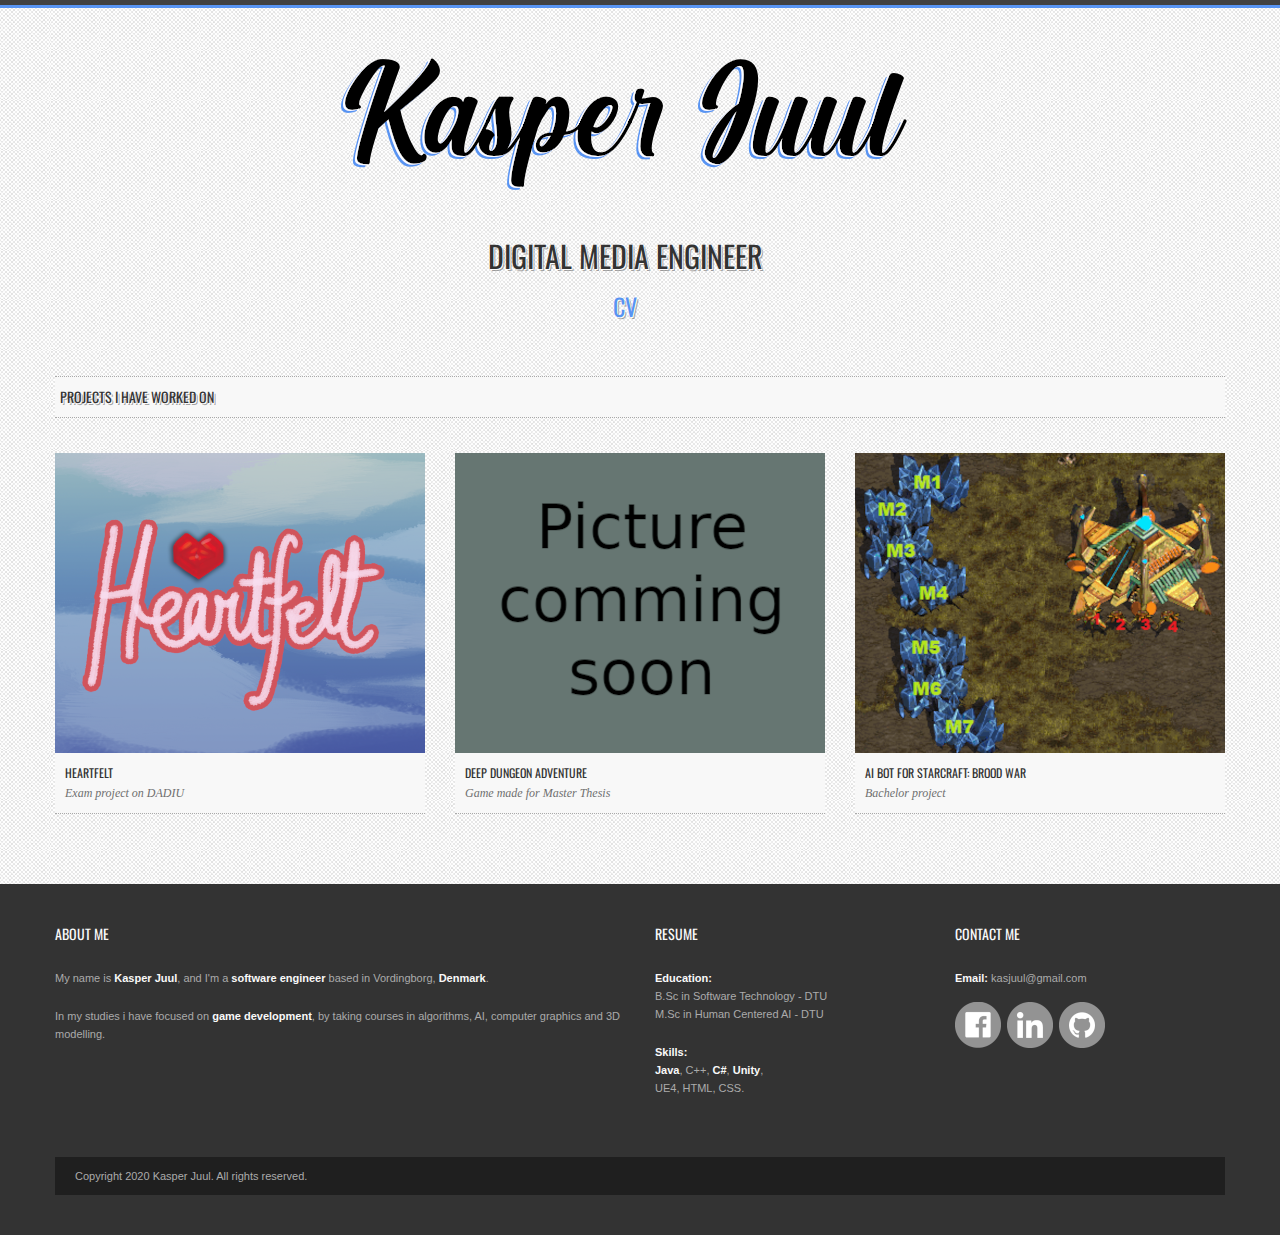
<file: index.htm>
<!DOCTYPE html>
<html xmlns="http://www.w3.org/1999/xhtml">
<head>
<meta http-equiv="Content-Type" content="text/html; charset=UTF-8" />
<title>Kasper Juul</title>
<meta name="viewport" content="width=device-width, initial-scale=1.0">

<!-- CSS
================================================== -->
<link href='http://fonts.googleapis.com/css?family=Oswald' rel='stylesheet' type='text/css'>
<link rel="stylesheet" href="css/bootstrap.css">
<link rel="stylesheet" href="css/bootstrap-responsive.css">
<link rel="stylesheet" href="css/prettyPhoto.css" />
<link rel="stylesheet" href="css/flexslider.css" />
<link rel="stylesheet" href="css/custom-styles.css">

<!--[if lt IE 9]>
    <script src="http://html5shim.googlecode.com/svn/trunk/html5.js"></script>
    <link rel="stylesheet" href="css/style-ie.css"/>
<![endif]--> 

<!-- Favicons
================================================== -->
<link rel="shortcut icon" href="img/favicon_JPp_icon.ico">

<!-- JS
================================================== -->
<script src="http://code.jquery.com/jquery-1.8.3.min.js"></script>
<script src="js/bootstrap.js"></script>
<script src="js/jquery.prettyPhoto.js"></script>
<script src="js/jquery.flexslider.js"></script>
<script src="js/jquery.custom.js"></script>
<script type="text/javascript">
$(document).ready(function () {

    $("#btn-blog-next").click(function () {
      $('#blogCarousel').carousel('next')
    });
     $("#btn-blog-prev").click(function () {
      $('#blogCarousel').carousel('prev')
    });

     $("#btn-client-next").click(function () {
      $('#clientCarousel').carousel('next')
    });
     $("#btn-client-prev").click(function () {
      $('#clientCarousel').carousel('prev')
    });
    
});

 $(window).load(function(){

    $('.flexslider').flexslider({
        animation: "slide",
        slideshow: true,
        start: function(slider){
          $('body').removeClass('loading');
        }
    });  
});

</script>

</head>

<body class="home">
    <!-- Color Bars (above header)-->
	<div class="color-bar-1"></div>
    <div class="color-bar-2 color-bg"></div>
    
    <div class="container">
    
        <div class="row header"><!-- Begin Header -->
            <br>
            <!-- Logo ================================================== -->
            <div style="text-align: center;">
                <img src="img/kasperjuul-logo.png" alt="" />
                <br>
                <h2>Digital Media Engineer</h2>
                <a href="Kasper_Juul-CV-EN.pdf"><h3>CV</h3></a>
            </div>
            
        
        </div><!-- End Header -->
     
    
    
        <div class="row gallery-row"><!-- Begin Gallery Row --> 
        
            <div class="span12">
                <h5 class="title-bg">Projects i have worked on</h5>
            
                <!-- Gallery Thumbnails
                ================================================== -->

                <div class="row clearfix no-margin">
                    <ul class="gallery-post-grid holder">

                        <!-- Gallery Item 1 -->
                        <li  class="span4 gallery-item" data-id="id-1" data-type="illustration">
                            <span class="gallery-hover-3col hidden-phone hidden-tablet">

                            </span>
                            <a href="heartfelt.htm"><img src="img/project covers/heartfelt.png" alt="Heartfelt"></a>
                            <span class="project-details"><a href="heartfelt.htm">Heartfelt</a>Exam project on DADIU</span>
                        </li>

                        <!-- Gallery Item 2 -->
                        <li class="span4 gallery-item" data-id="id-2" data-type="illustration">
                            <span class="gallery-hover-3col hidden-phone hidden-tablet">

                            </span>
                            <a href="master.htm"><img src="img/project covers/comming.png" alt="Gallery"></a>
                            <span class="project-details"><a href="master.htm">Deep Dungeon Adventure</a>Game made for Master Thesis</span>
                        </li>

                        <!-- Gallery Item 3 -->
                        <li class="span4 gallery-item" data-id="id-3" data-type="web">
                            <span class="gallery-hover-3col hidden-phone hidden-tablet">

                            </span>
                            <a href="bachelor.htm"><img src="img/project covers/bachelor.png" alt="Gallery"></a>
                            <span class="project-details"><a href="bachelor.htm">AI bot for Starcraft: Brood War</a>Bachelor project</span>
                        </li>
                   
                    </ul>
                </div>
            </div>
    
        </div><!-- End Gallery Row -->
        
    </div> <!-- End Container -->

    <!-- Footer Area
        ================================================== -->

        <div class="footer-container"><!-- Begin Footer -->
            <div class="container">
                <div class="row footer-row">
                    <div class="span6 footer-col">
                        <h5>About me</h5>
                        <p>My name is <strong>Kasper Juul</strong>, and I'm a <strong>software engineer</strong> based in Vordingborg, <strong>Denmark</strong>.</p>
                        <p>In my studies i have focused on <strong>game development</strong>, by taking courses in algorithms, AI, computer graphics and 3D modelling.</p>
                    </div>
                    <div class="span3 footer-col">
                        <h5>Resume</h5>
                        <p><strong>Education:</strong> <br>
                           B.Sc in Software Technology - DTU <br>
                           M.Sc in Human Centered AI - DTU
                        </p>
                        <p><strong>Skills:</strong> <br>
                            <strong>Java</strong>, C++, <strong>C#</strong>, <strong>Unity</strong>,<br> UE4, HTML, CSS.
                         </p>
                    </div>
                    <div class="span3 footer-col">
                        <h5>Contact me</h5>
                        <p style="margin-bottom: 5px;"><strong>Email: </strong>kasjuul@gmail.com</p>
                        <ul class="social-icons">
                            <li><a href="https://www.facebook.com/kasper.juul.14/" class="social-icon facebook"></a></li>
                            <li><a href="https://www.linkedin.com/in/kaspertheengineer/" class="social-icon linkedin"></a></li>
                            <li><a href="https://github.com/KasperJuul" class="social-icon github"></a></li>
                        </ul>
                    </div>
                </div>
    
                <div class="row"><!-- Begin Sub Footer -->
                    <div class="span12 footer-col footer-sub">
                        <div class="row no-margin">
                            <div class="span6"><span class="left">Copyright 2020 Kasper Juul. All rights reserved.</span></div>
                            
                        </div>
                    </div>
                </div><!-- End Sub Footer -->
    
            </div>
        </div><!-- End Footer -->
        
        <!-- Scroll to Top -->  
        <div id="toTop" class="hidden-phone hidden-tablet">Back to Top</div>
    
</body>
</html>
</file>
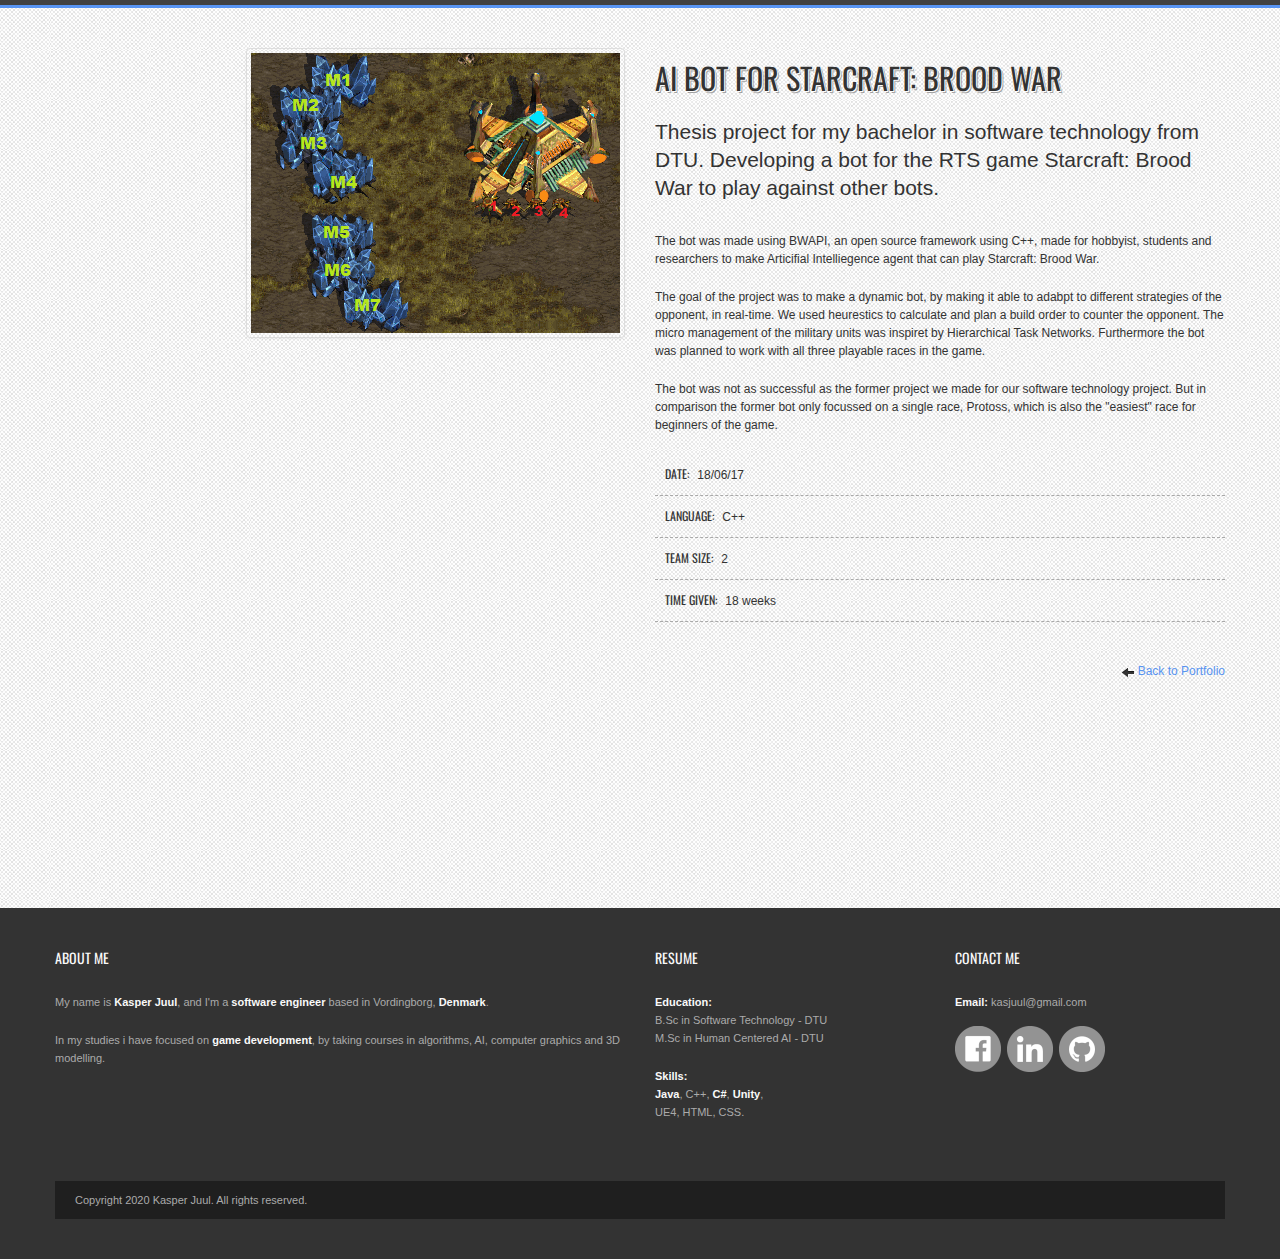
<file: bachelor.htm>
<!DOCTYPE html>
<html xmlns="http://www.w3.org/1999/xhtml">
<head>
<meta http-equiv="Content-Type" content="text/html; charset=UTF-8" />
<title>Kasper Juul - AI Bot</title>
<meta name="viewport" content="width=device-width, initial-scale=1.0">

<!-- CSS
================================================== -->
<link href='http://fonts.googleapis.com/css?family=Oswald' rel='stylesheet' type='text/css'>
<link rel="stylesheet" href="css/bootstrap.css">
<link rel="stylesheet" href="css/bootstrap-responsive.css">
<link rel="stylesheet" href="css/prettyPhoto.css" />
<link rel="stylesheet" href="css/custom-styles.css">

<!--[if lt IE 9]>
    <script src="http://html5shim.googlecode.com/svn/trunk/html5.js"></script>
    <link rel="stylesheet" href="css/style-ie.css"/>
<![endif]--> 

<!-- Favicons
================================================== -->
<link rel="shortcut icon" href="img/favicon_JPp_icon.ico">


<!-- JS
================================================== -->
<script src="http://code.jquery.com/jquery-1.8.3.min.js"></script>
<script src="js/jquery.easing.1.3.js"></script>
<script src="js/bootstrap.js"></script>
<script src="js/jquery.prettyPhoto.js"></script>
<script src="js/jquery.quicksand.js"></script>
<script src="js/jquery.custom.js"></script>

</head>

<body>
	<div class="color-bar-1"></div>
    <div class="color-bar-2 color-bg"></div>
    
    <div class="container main-container">
    
      <div class="row header"><!-- Begin Header -->
        

      </div><!-- End Header -->
     
    <!-- Page Content
    ================================================== --> 
    <div class="row">

        <!-- Gallery Items
        ================================================== --> 
        <div class="span12 gallery-single">

            <div class="row">
                <div class="span6">
                    <img src="img/gallery/bachelor01.png" class="align-right thumbnail" alt="image">
                </div>
                <div class="span6">
                    <h2>AI bot for Starcraft: Brood War</h2>
                    <p class="lead">Thesis project for my bachelor in software technology from DTU. Developing a bot for the RTS game Starcraft: Brood War to play against other bots.</p>
                    <p>The bot was made using BWAPI, an open source framework using C++, made for hobbyist, students and researchers to make Articifial Intelliegence agent that can play Starcraft: Brood War.
                    </p>
                    <p>The goal of the project was to make a dynamic bot, by making it able to adabpt to different strategies of the opponent, in real-time. We used heurestics to calculate and plan a
                        build order to counter the opponent. The micro management of the military units was inspiret by Hierarchical Task Networks. Furthermore the bot was planned to work with all three playable races in the game.
                    </p>
                    <p>The bot was not as successful as the former project we made for our software technology project. But in comparison the former bot only focussed on a single race, Protoss,
                        which is also the "easiest" race for beginners of the game.
                    </p>


                    <ul class="project-info">
                        <li><h6>Date:</h6> 18/06/17</li>
                        <li><h6>Language:</h6> C++</li>
                        <li><h6>Team Size:</h6> 2</li>
                        <li><h6>Time Given:</h6> 18 weeks</li>
                    </ul>

                    <!-- <a class="btn btn-inverse" href="#">Thesis</a> -->
                    <!-- <a class="btn btn-inverse" href="#">Code</a> -->
                    <a href="index.htm" class="pull-right"><i class="icon-arrow-left"></i>Back to Portfolio</a>
                </div>
            </div>

        </div><!-- End gallery-single-->

    </div><!-- End container row -->
    
    </div> <!-- End Container -->

    <!-- Footer Area
        ================================================== -->

        <div class="footer-container"><!-- Begin Footer -->
            <div class="container">
                <div class="row footer-row">
                    <div class="span6 footer-col">
                        <h5>About me</h5>
                        <p>My name is <strong>Kasper Juul</strong>, and I'm a <strong>software engineer</strong> based in Vordingborg, <strong>Denmark</strong>.</p>
                        <p>In my studies i have focused on <strong>game development</strong>, by taking courses in algorithms, AI, computer graphics and 3D modelling.</p>
                    </div>
                    <div class="span3 footer-col">
                        <h5>Resume</h5>
                        <p><strong>Education:</strong> <br>
                           B.Sc in Software Technology - DTU <br>
                           M.Sc in Human Centered AI - DTU
                        </p>
                        <p><strong>Skills:</strong> <br>
                            <strong>Java</strong>, C++, <strong>C#</strong>, <strong>Unity</strong>,<br> UE4, HTML, CSS.
                         </p>
                    </div>
                    <div class="span3 footer-col">
                        <h5>Contact me</h5>
                        <p style="margin-bottom: 5px;"><strong>Email: </strong>kasjuul@gmail.com</p>
                        <ul class="social-icons">
                            <li><a href="https://www.facebook.com/kasper.juul.14/" class="social-icon facebook"></a></li>
                            <li><a href="https://www.linkedin.com/in/kaspertheengineer/" class="social-icon linkedin"></a></li>
                            <li><a href="https://github.com/KasperJuul" class="social-icon github"></a></li>
                        </ul>
                    </div>
                </div>
    
                <div class="row"><!-- Begin Sub Footer -->
                    <div class="span12 footer-col footer-sub">
                        <div class="row no-margin">
                            <div class="span6"><span class="left">Copyright 2020 Kasper Juul. All rights reserved.</span></div>
                            
                        </div>
                    </div>
                </div><!-- End Sub Footer -->
    
            </div>
        </div><!-- End Footer -->
        
        <!-- Scroll to Top -->  
        <div id="toTop" class="hidden-phone hidden-tablet">Back to Top</div>
    
</body>
</html>
</file>
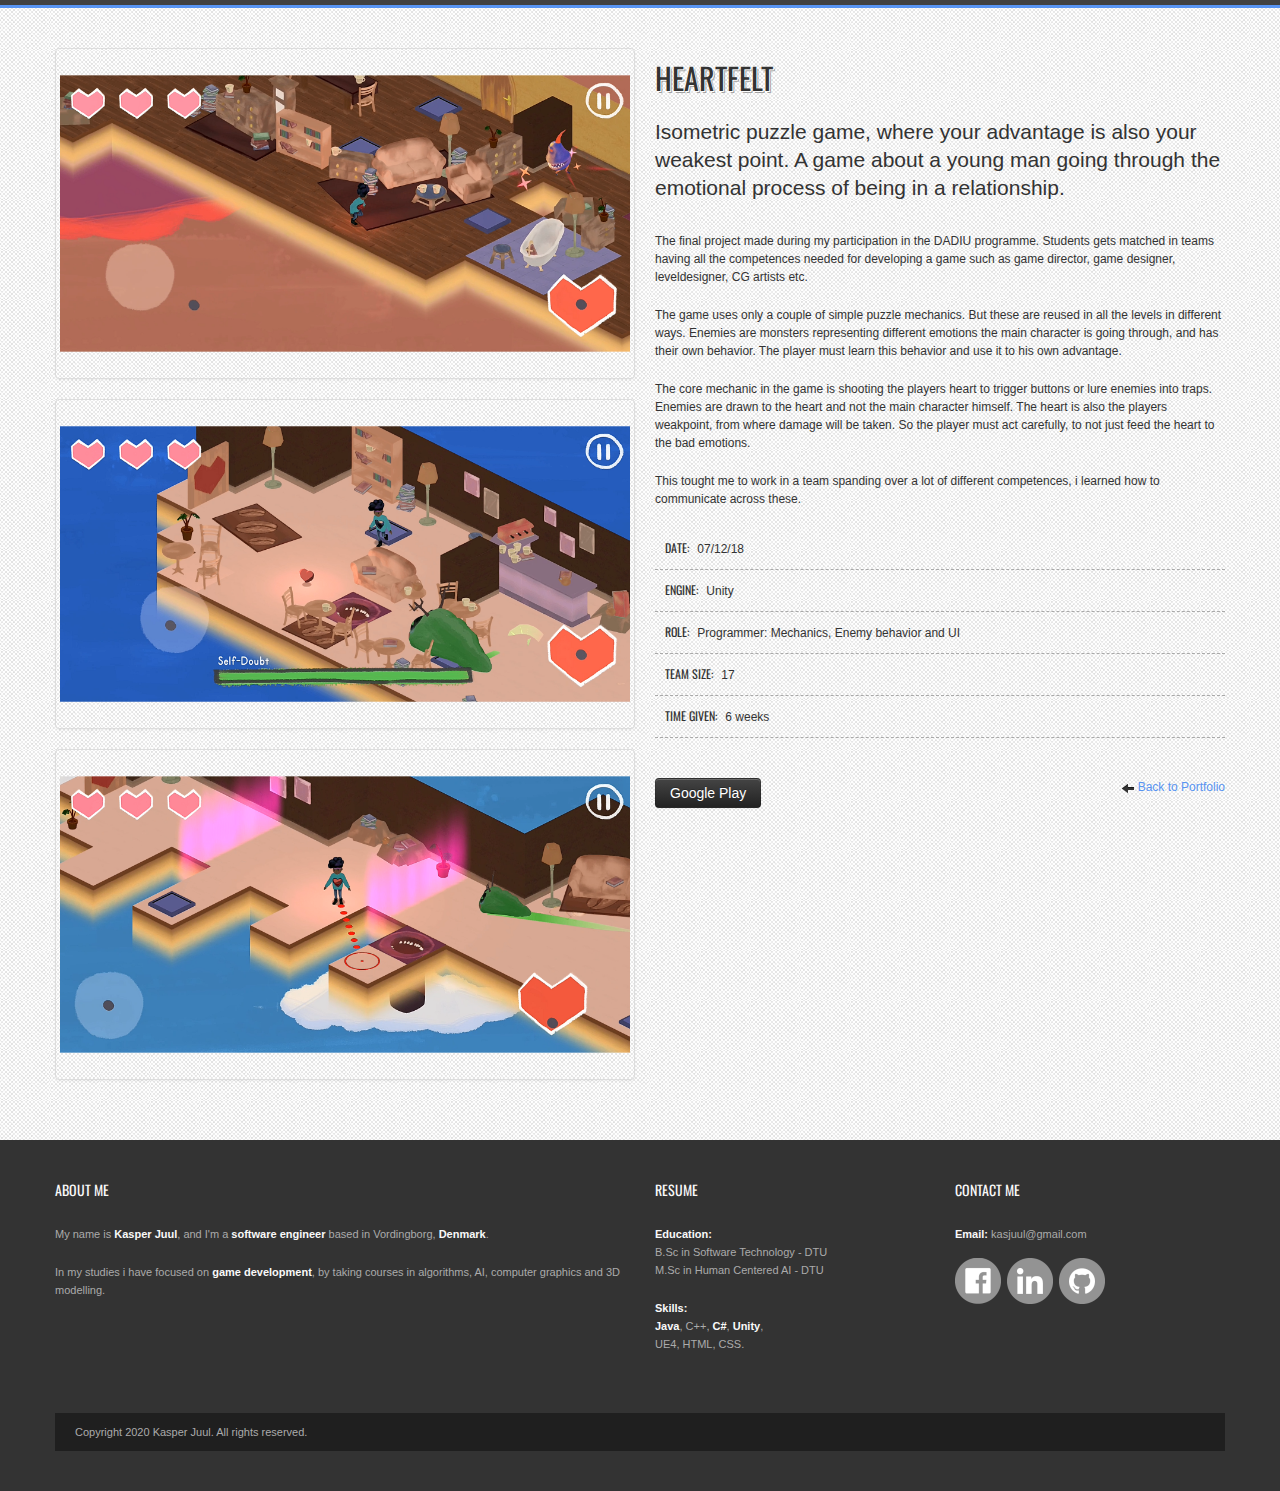
<file: heartfelt.htm>
<!DOCTYPE html>
<html xmlns="http://www.w3.org/1999/xhtml">
<head>
<meta http-equiv="Content-Type" content="text/html; charset=UTF-8" />
<title>Kasper Juul - Heartfelt</title>
<meta name="viewport" content="width=device-width, initial-scale=1.0">

<!-- CSS
================================================== -->
<link href='http://fonts.googleapis.com/css?family=Oswald' rel='stylesheet' type='text/css'>
<link rel="stylesheet" href="css/bootstrap.css">
<link rel="stylesheet" href="css/bootstrap-responsive.css">
<link rel="stylesheet" href="css/prettyPhoto.css" />
<link rel="stylesheet" href="css/custom-styles.css">

<!--[if lt IE 9]>
    <script src="http://html5shim.googlecode.com/svn/trunk/html5.js"></script>
    <link rel="stylesheet" href="css/style-ie.css"/>
<![endif]--> 

<!-- Favicons
================================================== -->
<link rel="shortcut icon" href="img/favicon_JPp_icon.ico">


<!-- JS
================================================== -->
<script src="http://code.jquery.com/jquery-1.8.3.min.js"></script>
<script src="js/jquery.easing.1.3.js"></script>
<script src="js/bootstrap.js"></script>
<script src="js/jquery.prettyPhoto.js"></script>
<script src="js/jquery.quicksand.js"></script>
<script src="js/jquery.custom.js"></script>

</head>

<body>
	<div class="color-bar-1"></div>
    <div class="color-bar-2 color-bg"></div>
    
    <div class="container main-container">
    
      <div class="row header"><!-- Begin Header -->
        

      </div><!-- End Header -->
     
    <!-- Page Content
    ================================================== --> 
    <div class="row">

        <!-- Gallery Items
        ================================================== --> 
        <div class="span12 gallery-single">

            <div class="row">
                <div class="span6">
                    <img src="img/gallery/heartfelt01.png" class="align-left thumbnail" alt="image">
                    <img src="img/gallery/heartfelt02.png" class="align-left thumbnail" alt="image">
                    <img src="img/gallery/heartfelt03.png" class="align-left thumbnail" alt="image">
                </div>
                <div class="span6">
                    <h2>Heartfelt</h2>
                    <p class="lead">Isometric puzzle game, where your advantage is also your weakest point. A game about a young man going through the emotional process of being in a relationship.</p>
                    <p>The final project made during my participation in the DADIU programme. Students gets matched in teams having all the competences needed for developing a game such as
                        game director, game designer, leveldesigner, CG artists etc.
                    </p>
                    <p>The game uses only a couple of simple puzzle mechanics. But these are reused in all the levels in different ways.
                        Enemies are monsters representing different emotions the main character is going through, and has their own behavior. The player must learn this behavior and use it to his own advantage.
                    </p>
                    <p>The core mechanic in the game is shooting the players heart to trigger buttons or lure enemies into traps. Enemies are drawn to the heart and not the main character himself.
                        The heart is also the players weakpoint, from where damage will be taken. So the player must act carefully, to not just feed the heart to the bad emotions.
                    </p>
                    <p>This tought me to work in a team spanding over a lot of different competences, i learned how to communicate across these.</p>

                    <ul class="project-info">
                        <li><h6>Date:</h6> 07/12/18</li>
                        <li><h6>Engine:</h6> Unity</li>
                        <li><h6>Role:</h6> Programmer: Mechanics, Enemy behavior and UI</li>
                        <li><h6>Team Size:</h6> 17</li>
                        <li><h6>Time Given:</h6> 6 weeks</li>
                    </ul>

                    <a class="btn btn-inverse" href="https://play.google.com/store/apps/details?id=dk.dadiu.heartfelt&hl=en">Google Play</a>
                    <a href="index.htm" class="pull-right"><i class="icon-arrow-left"></i>Back to Portfolio</a>
                </div>
            </div>

        </div><!-- End gallery-single-->

    </div><!-- End container row -->
    
    </div> <!-- End Container -->

    <!-- Footer Area
        ================================================== -->

        <div class="footer-container"><!-- Begin Footer -->
            <div class="container">
                <div class="row footer-row">
                    <div class="span6 footer-col">
                        <h5>About me</h5>
                        <p>My name is <strong>Kasper Juul</strong>, and I'm a <strong>software engineer</strong> based in Vordingborg, <strong>Denmark</strong>.</p>
                        <p>In my studies i have focused on <strong>game development</strong>, by taking courses in algorithms, AI, computer graphics and 3D modelling.</p>
                    </div>
                    <div class="span3 footer-col">
                        <h5>Resume</h5>
                        <p><strong>Education:</strong> <br>
                           B.Sc in Software Technology - DTU <br>
                           M.Sc in Human Centered AI - DTU
                        </p>
                        <p><strong>Skills:</strong> <br>
                            <strong>Java</strong>, C++, <strong>C#</strong>, <strong>Unity</strong>,<br> UE4, HTML, CSS.
                         </p>
                    </div>
                    <div class="span3 footer-col">
                        <h5>Contact me</h5>
                        <p style="margin-bottom: 5px;"><strong>Email: </strong>kasjuul@gmail.com</p>
                        <ul class="social-icons">
                            <li><a href="https://www.facebook.com/kasper.juul.14/" class="social-icon facebook"></a></li>
                            <li><a href="https://www.linkedin.com/in/kaspertheengineer/" class="social-icon linkedin"></a></li>
                            <li><a href="https://github.com/KasperJuul" class="social-icon github"></a></li>
                        </ul>
                    </div>
                </div>
    
                <div class="row"><!-- Begin Sub Footer -->
                    <div class="span12 footer-col footer-sub">
                        <div class="row no-margin">
                            <div class="span6"><span class="left">Copyright 2020 Kasper Juul. All rights reserved.</span></div>
                            
                        </div>
                    </div>
                </div><!-- End Sub Footer -->
    
            </div>
        </div><!-- End Footer -->
        
        <!-- Scroll to Top -->  
        <div id="toTop" class="hidden-phone hidden-tablet">Back to Top</div>
    
</body>
</html>
</file>
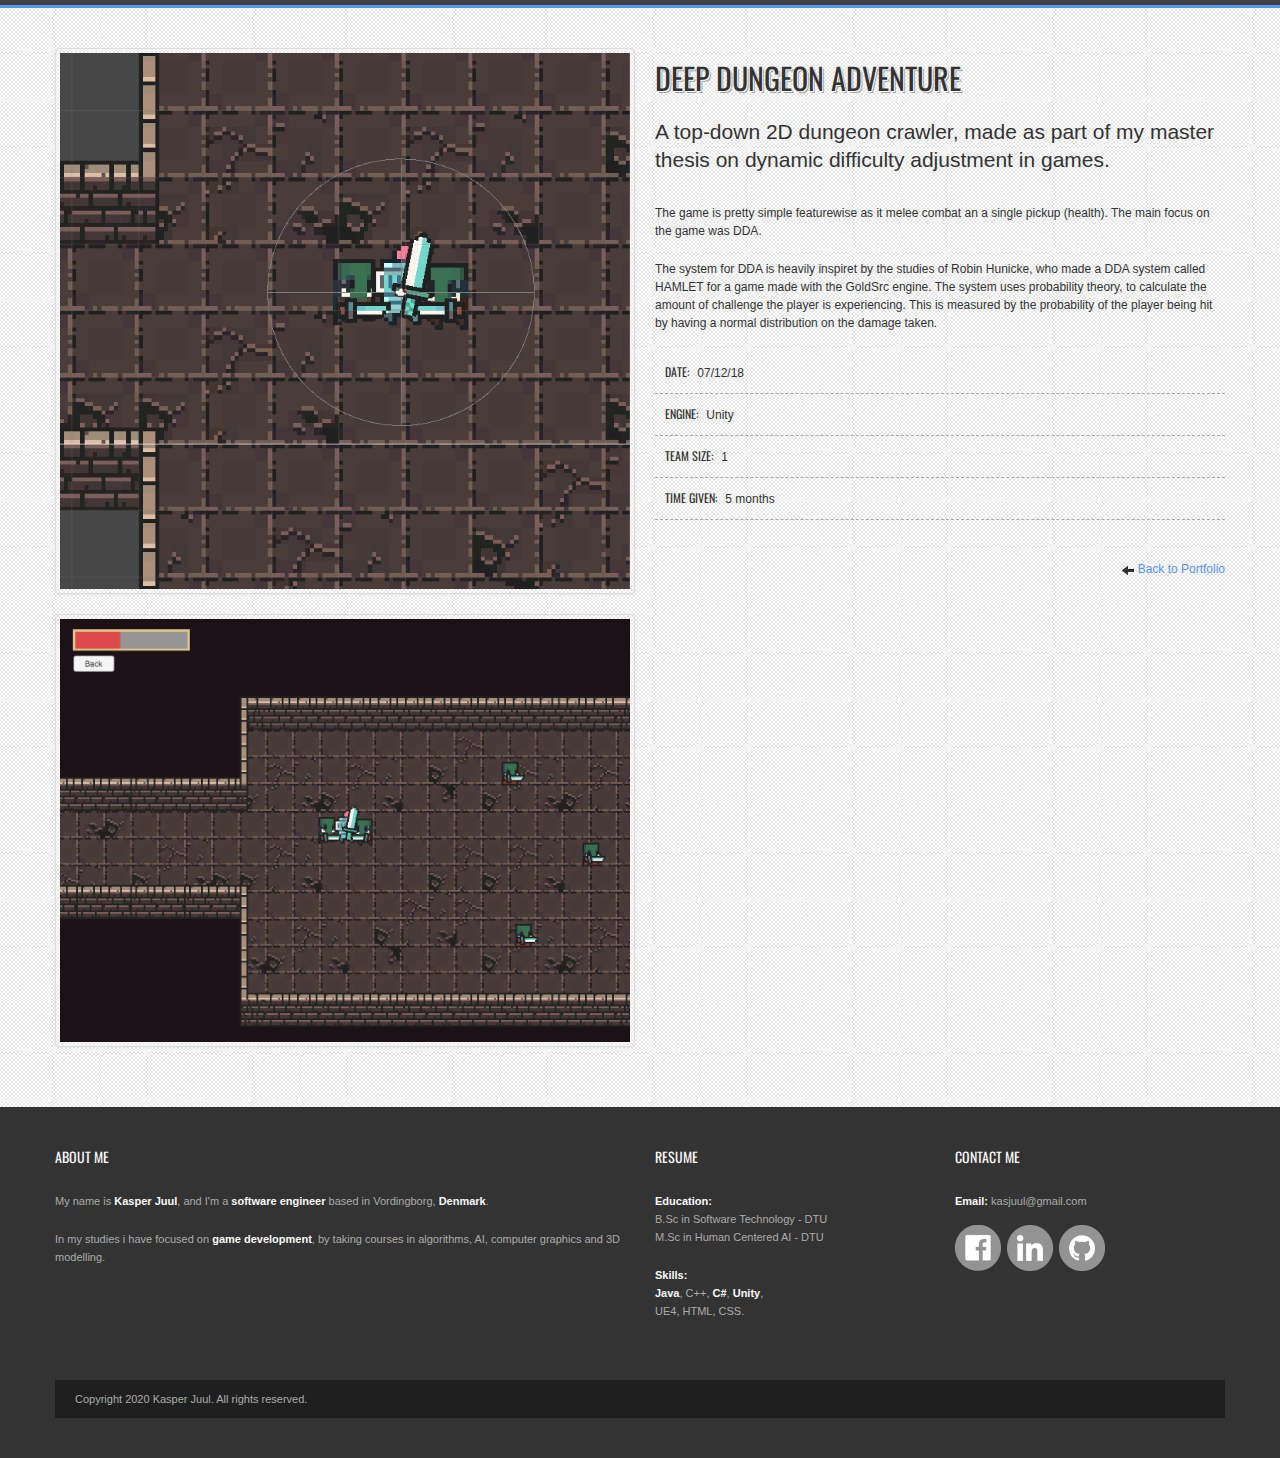
<file: master.htm>
<!DOCTYPE html>
<html xmlns="http://www.w3.org/1999/xhtml">
<head>
<meta http-equiv="Content-Type" content="text/html; charset=UTF-8" />
<title>Kasper Juul - Heartfelt</title>
<meta name="viewport" content="width=device-width, initial-scale=1.0">

<!-- CSS
================================================== -->
<link href='http://fonts.googleapis.com/css?family=Oswald' rel='stylesheet' type='text/css'>
<link rel="stylesheet" href="css/bootstrap.css">
<link rel="stylesheet" href="css/bootstrap-responsive.css">
<link rel="stylesheet" href="css/prettyPhoto.css" />
<link rel="stylesheet" href="css/custom-styles.css">

<!--[if lt IE 9]>
    <script src="http://html5shim.googlecode.com/svn/trunk/html5.js"></script>
    <link rel="stylesheet" href="css/style-ie.css"/>
<![endif]--> 

<!-- Favicons
================================================== -->
<link rel="shortcut icon" href="img/favicon_JPp_icon.ico">


<!-- JS
================================================== -->
<script src="http://code.jquery.com/jquery-1.8.3.min.js"></script>
<script src="js/jquery.easing.1.3.js"></script>
<script src="js/bootstrap.js"></script>
<script src="js/jquery.prettyPhoto.js"></script>
<script src="js/jquery.quicksand.js"></script>
<script src="js/jquery.custom.js"></script>

</head>

<body>
	<div class="color-bar-1"></div>
    <div class="color-bar-2 color-bg"></div>
    
    <div class="container main-container">
    
      <div class="row header"><!-- Begin Header -->
        

      </div><!-- End Header -->
     
    <!-- Page Content
    ================================================== --> 
    <div class="row">

        <!-- Gallery Items
        ================================================== --> 
        <div class="span12 gallery-single">

            <div class="row">
                <div class="span6">
                    <img src="img/gallery/master01.PNG" class="align-left thumbnail" alt="image">
                    <img src="img/gallery/master02.PNG" class="align-left thumbnail" alt="image">
                </div>
                <div class="span6">
                    <h2>Deep Dungeon Adventure</h2>
                    <p class="lead">A top-down 2D dungeon crawler, made as part of my master thesis on dynamic difficulty adjustment in games.</p>
                    <p>The game is pretty simple featurewise as it melee combat an a single pickup (health). The main focus on the game was DDA.
                    </p>
                    <p>The system for DDA is heavily inspiret by the studies of Robin Hunicke, who made a DDA system called HAMLET for a game
                        made with the GoldSrc engine. The system uses probability theory, to calculate the amount of challenge the player is 
                        experiencing. This is measured by the probability of the player being hit by having a normal distribution on the damage taken.
                    </p>

                    <ul class="project-info">
                        <li><h6>Date:</h6> 07/12/18</li>
                        <li><h6>Engine:</h6> Unity</li>
                        <li><h6>Team Size:</h6> 1</li>
                        <li><h6>Time Given:</h6> 5 months</li>
                    </ul>

                    <!-- <a class="btn btn-inverse" href="#">Thesis</a> -->
                    <!-- <a class="btn btn-inverse" href="#">Code</a> -->
                    <a href="index.htm" class="pull-right"><i class="icon-arrow-left"></i>Back to Portfolio</a>
                </div>
            </div>

        </div><!-- End gallery-single-->

    </div><!-- End container row -->
    
    </div> <!-- End Container -->

    <!-- Footer Area
        ================================================== -->

        <div class="footer-container"><!-- Begin Footer -->
            <div class="container">
                <div class="row footer-row">
                    <div class="span6 footer-col">
                        <h5>About me</h5>
                        <p>My name is <strong>Kasper Juul</strong>, and I'm a <strong>software engineer</strong> based in Vordingborg, <strong>Denmark</strong>.</p>
                        <p>In my studies i have focused on <strong>game development</strong>, by taking courses in algorithms, AI, computer graphics and 3D modelling.</p>
                    </div>
                    <div class="span3 footer-col">
                        <h5>Resume</h5>
                        <p><strong>Education:</strong> <br>
                           B.Sc in Software Technology - DTU <br>
                           M.Sc in Human Centered AI - DTU
                        </p>
                        <p><strong>Skills:</strong> <br>
                            <strong>Java</strong>, C++, <strong>C#</strong>, <strong>Unity</strong>,<br> UE4, HTML, CSS.
                         </p>
                    </div>
                    <div class="span3 footer-col">
                        <h5>Contact me</h5>
                        <p style="margin-bottom: 5px;"><strong>Email: </strong>kasjuul@gmail.com</p>
                        <ul class="social-icons">
                            <li><a href="https://www.facebook.com/kasper.juul.14/" class="social-icon facebook"></a></li>
                            <li><a href="https://www.linkedin.com/in/kaspertheengineer/" class="social-icon linkedin"></a></li>
                            <li><a href="https://github.com/KasperJuul" class="social-icon github"></a></li>
                        </ul>
                    </div>
                </div>
    
                <div class="row"><!-- Begin Sub Footer -->
                    <div class="span12 footer-col footer-sub">
                        <div class="row no-margin">
                            <div class="span6"><span class="left">Copyright 2020 Kasper Juul. All rights reserved.</span></div>
                            
                        </div>
                    </div>
                </div><!-- End Sub Footer -->
    
            </div>
        </div><!-- End Footer -->
        
        <!-- Scroll to Top -->  
        <div id="toTop" class="hidden-phone hidden-tablet">Back to Top</div>
    
</body>
</html>
</file>
<file: css/prettyPhoto.css>
/* ------------------------------------------------------------------------
	This you can edit.
------------------------------------------------------------------------- */

	/* ----------------------------------
		Default Theme
	----------------------------------- */

	div.pp_default .pp_top,
	div.pp_default .pp_top .pp_middle,
	div.pp_default .pp_top .pp_left,
	div.pp_default .pp_top .pp_right,
	div.pp_default .pp_bottom,
	div.pp_default .pp_bottom .pp_left,
	div.pp_default .pp_bottom .pp_middle,
	div.pp_default .pp_bottom .pp_right { height: 13px; }
	
	div.pp_default .pp_top .pp_left { background: url(../img/prettyPhoto/default/sprite.png) -78px -93px no-repeat; } /* Top left corner */
	div.pp_default .pp_top .pp_middle { background: url(../img/prettyPhoto/default/sprite_x.png) top left repeat-x; } /* Top pattern/color */
	div.pp_default .pp_top .pp_right { background: url(../img/prettyPhoto/default/sprite.png) -112px -93px no-repeat; } /* Top right corner */
	
	div.pp_default .pp_content .ppt { color: #f8f8f8; }
	div.pp_default .pp_content_container .pp_left { background: url(../img/prettyPhoto/default/sprite_y.png) -7px 0 repeat-y; padding-left: 13px; }
	div.pp_default .pp_content_container .pp_right { background: url(../img/prettyPhoto/default/sprite_y.png) top right repeat-y; padding-right: 13px; }
	div.pp_default .pp_content { background-color: #fff; } /* Content background */
	div.pp_default .pp_next:hover { background: url(../img/prettyPhoto/default/sprite_next.png) center right  no-repeat; cursor: pointer; } /* Next button */
	div.pp_default .pp_previous:hover { background: url(../img/prettyPhoto/default/sprite_prev.png) center left no-repeat; cursor: pointer; } /* Previous button */
	div.pp_default .pp_expand { background: url(../img/prettyPhoto/default/sprite.png) 0 -29px no-repeat; cursor: pointer; width: 28px; height: 28px; } /* Expand button */
	div.pp_default .pp_expand:hover { background: url(../img/prettyPhoto/default/sprite.png) 0 -56px no-repeat; cursor: pointer; } /* Expand button hover */
	div.pp_default .pp_contract { background: url(../img/prettyPhoto/default/sprite.png) 0 -84px no-repeat; cursor: pointer; width: 28px; height: 28px; } /* Contract button */
	div.pp_default .pp_contract:hover { background: url(../img/prettyPhoto/default/sprite.png) 0 -113px no-repeat; cursor: pointer; } /* Contract button hover */
	div.pp_default .pp_close { width: 30px; height: 30px; background: url(../img/prettyPhoto/default/sprite.png) 2px 1px no-repeat; cursor: pointer; } /* Close button */
	div.pp_default #pp_full_res .pp_inline { color: #000; } 
	div.pp_default .pp_gallery ul li a { background: url(../img/prettyPhoto/default/default_thumb.png) center center #f8f8f8; border:1px solid #aaa; }
	div.pp_default .pp_gallery ul li a:hover,
	div.pp_default .pp_gallery ul li.selected a { border-color: #fff; }
	div.pp_default .pp_social { margin-top: 7px; }

	div.pp_default .pp_gallery a.pp_arrow_previous,
	div.pp_default .pp_gallery a.pp_arrow_next { position: static; left: auto; }
	div.pp_default .pp_nav .pp_play,
	div.pp_default .pp_nav .pp_pause { background: url(../img/prettyPhoto/default/sprite.png) -51px 1px no-repeat; height:30px; width:30px; }
	div.pp_default .pp_nav .pp_pause { background-position: -51px -29px; }
	div.pp_default .pp_details { position: relative; }
	div.pp_default a.pp_arrow_previous,
	div.pp_default a.pp_arrow_next { background: url(../img/prettyPhoto/default/sprite.png) -31px -3px no-repeat; height: 20px; margin: 4px 0 0 0; width: 20px; }
	div.pp_default a.pp_arrow_next { left: 52px; background-position: -82px -3px; } /* The next arrow in the bottom nav */
	div.pp_default .pp_content_container .pp_details { margin-top: 5px; }
	div.pp_default .pp_nav { clear: none; height: 30px; width: 110px; position: relative; }
	div.pp_default .pp_nav .currentTextHolder{ font-family: Georgia; font-style: italic; color:#999; font-size: 11px; left: 75px; line-height: 25px; margin: 0; padding: 0 0 0 10px; position: absolute; top: 2px; }
	
	div.pp_default .pp_close:hover, div.pp_default .pp_nav .pp_play:hover, div.pp_default .pp_nav .pp_pause:hover, div.pp_default .pp_arrow_next:hover, div.pp_default .pp_arrow_previous:hover { opacity:0.7; }

	div.pp_default .pp_description{ font-size: 11px; font-weight: bold; line-height: 14px; margin: 5px 50px 5px 0; }

	div.pp_default .pp_bottom .pp_left { background: url(../img/prettyPhoto/default/sprite.png) -78px -127px no-repeat; } /* Bottom left corner */
	div.pp_default .pp_bottom .pp_middle { background: url(../img/prettyPhoto/default/sprite_x.png) bottom left repeat-x; } /* Bottom pattern/color */
	div.pp_default .pp_bottom .pp_right { background: url(../img/prettyPhoto/default/sprite.png) -112px -127px no-repeat; } /* Bottom right corner */

	div.pp_default .pp_loaderIcon { background: url(../img/prettyPhoto/default/loader.gif) center center no-repeat; } /* Loader icon */

	
	/* ----------------------------------
		Light Rounded Theme
	----------------------------------- */


	div.light_rounded .pp_top .pp_left { background: url(../img/prettyPhoto/light_rounded/sprite.png) -88px -53px no-repeat; } /* Top left corner */
	div.light_rounded .pp_top .pp_middle { background: #fff; } /* Top pattern/color */
	div.light_rounded .pp_top .pp_right { background: url(../img/prettyPhoto/light_rounded/sprite.png) -110px -53px no-repeat; } /* Top right corner */
	
	div.light_rounded .pp_content .ppt { color: #000; }
	div.light_rounded .pp_content_container .pp_left,
	div.light_rounded .pp_content_container .pp_right { background: #fff; }
	div.light_rounded .pp_content { background-color: #fff; } /* Content background */
	div.light_rounded .pp_next:hover { background: url(../img/prettyPhoto/light_rounded/btnNext.png) center right  no-repeat; cursor: pointer; } /* Next button */
	div.light_rounded .pp_previous:hover { background: url(../img/prettyPhoto/light_rounded/btnPrevious.png) center left no-repeat; cursor: pointer; } /* Previous button */
	div.light_rounded .pp_expand { background: url(../img/prettyPhoto/light_rounded/sprite.png) -31px -26px no-repeat; cursor: pointer; } /* Expand button */
	div.light_rounded .pp_expand:hover { background: url(../img/prettyPhoto/light_rounded/sprite.png) -31px -47px no-repeat; cursor: pointer; } /* Expand button hover */
	div.light_rounded .pp_contract { background: url(../img/prettyPhoto/light_rounded/sprite.png) 0 -26px no-repeat; cursor: pointer; } /* Contract button */
	div.light_rounded .pp_contract:hover { background: url(../img/prettyPhoto/light_rounded/sprite.png) 0 -47px no-repeat; cursor: pointer; } /* Contract button hover */
	div.light_rounded .pp_close { width: 75px; height: 22px; background: url(../img/prettyPhoto/light_rounded/sprite.png) -1px -1px no-repeat; cursor: pointer; } /* Close button */
	div.light_rounded .pp_details { position: relative; }
	div.light_rounded .pp_description { margin-right: 85px; }
	div.light_rounded #pp_full_res .pp_inline { color: #000; } 
	div.light_rounded .pp_gallery a.pp_arrow_previous,
	div.light_rounded .pp_gallery a.pp_arrow_next { margin-top: 12px !important; }
	div.light_rounded .pp_nav .pp_play { background: url(../img/prettyPhoto/light_rounded/sprite.png) -1px -100px no-repeat; height: 15px; width: 14px; }
	div.light_rounded .pp_nav .pp_pause { background: url(../img/prettyPhoto/light_rounded/sprite.png) -24px -100px no-repeat; height: 15px; width: 14px; }

	div.light_rounded .pp_arrow_previous { background: url(../img/prettyPhoto/light_rounded/sprite.png) 0 -71px no-repeat; } /* The previous arrow in the bottom nav */
		div.light_rounded .pp_arrow_previous.disabled { background-position: 0 -87px; cursor: default; }
	div.light_rounded .pp_arrow_next { background: url(../img/prettyPhoto/light_rounded/sprite.png) -22px -71px no-repeat; } /* The next arrow in the bottom nav */
		div.light_rounded .pp_arrow_next.disabled { background-position: -22px -87px; cursor: default; }

	div.light_rounded .pp_bottom .pp_left { background: url(../img/prettyPhoto/light_rounded/sprite.png) -88px -80px no-repeat; } /* Bottom left corner */
	div.light_rounded .pp_bottom .pp_middle { background: #fff; } /* Bottom pattern/color */
	div.light_rounded .pp_bottom .pp_right { background: url(../img/prettyPhoto/light_rounded/sprite.png) -110px -80px no-repeat; } /* Bottom right corner */

	div.light_rounded .pp_loaderIcon { background: url(../img/prettyPhoto/light_rounded/loader.gif) center center no-repeat; } /* Loader icon */
	
	/* ----------------------------------
		Dark Rounded Theme
	----------------------------------- */
	
	div.dark_rounded .pp_top .pp_left { background: url(../img/prettyPhoto/dark_rounded/sprite.png) -88px -53px no-repeat; } /* Top left corner */
	div.dark_rounded .pp_top .pp_middle { background: url(../img/prettyPhoto/dark_rounded/contentPattern.png) top left repeat; } /* Top pattern/color */
	div.dark_rounded .pp_top .pp_right { background: url(../img/prettyPhoto/dark_rounded/sprite.png) -110px -53px no-repeat; } /* Top right corner */
	
	div.dark_rounded .pp_content_container .pp_left { background: url(../img/prettyPhoto/dark_rounded/contentPattern.png) top left repeat-y; } /* Left Content background */
	div.dark_rounded .pp_content_container .pp_right { background: url(../img/prettyPhoto/dark_rounded/contentPattern.png) top right repeat-y; } /* Right Content background */
	div.dark_rounded .pp_content { background: url(../img/prettyPhoto/dark_rounded/contentPattern.png) top left repeat; } /* Content background */
	div.dark_rounded .pp_next:hover { background: url(../img/prettyPhoto/dark_rounded/btnNext.png) center right  no-repeat; cursor: pointer; } /* Next button */
	div.dark_rounded .pp_previous:hover { background: url(../img/prettyPhoto/dark_rounded/btnPrevious.png) center left no-repeat; cursor: pointer; } /* Previous button */
	div.dark_rounded .pp_expand { background: url(../img/prettyPhoto/dark_rounded/sprite.png) -31px -26px no-repeat; cursor: pointer; } /* Expand button */
	div.dark_rounded .pp_expand:hover { background: url(../img/prettyPhoto/dark_rounded/sprite.png) -31px -47px no-repeat; cursor: pointer; } /* Expand button hover */
	div.dark_rounded .pp_contract { background: url(../img/prettyPhoto/dark_rounded/sprite.png) 0 -26px no-repeat; cursor: pointer; } /* Contract button */
	div.dark_rounded .pp_contract:hover { background: url(../img/prettyPhoto/dark_rounded/sprite.png) 0 -47px no-repeat; cursor: pointer; } /* Contract button hover */
	div.dark_rounded .pp_close { width: 75px; height: 22px; background: url(../img/prettyPhoto/dark_rounded/sprite.png) -1px -1px no-repeat; cursor: pointer; } /* Close button */
	div.dark_rounded .pp_details { position: relative; }
	div.dark_rounded .pp_description { margin-right: 85px; }
	div.dark_rounded .currentTextHolder { color: #c4c4c4; }
	div.dark_rounded .pp_description { color: #fff; }
	div.dark_rounded #pp_full_res .pp_inline { color: #fff; }
	div.dark_rounded .pp_gallery a.pp_arrow_previous,
	div.dark_rounded .pp_gallery a.pp_arrow_next { margin-top: 12px !important; }
	div.dark_rounded .pp_nav .pp_play { background: url(../img/prettyPhoto/dark_rounded/sprite.png) -1px -100px no-repeat; height: 15px; width: 14px; }
	div.dark_rounded .pp_nav .pp_pause { background: url(../img/prettyPhoto/dark_rounded/sprite.png) -24px -100px no-repeat; height: 15px; width: 14px; }

	div.dark_rounded .pp_arrow_previous { background: url(../img/prettyPhoto/dark_rounded/sprite.png) 0 -71px no-repeat; } /* The previous arrow in the bottom nav */
		div.dark_rounded .pp_arrow_previous.disabled { background-position: 0 -87px; cursor: default; }
	div.dark_rounded .pp_arrow_next { background: url(../img/prettyPhoto/dark_rounded/sprite.png) -22px -71px no-repeat; } /* The next arrow in the bottom nav */
		div.dark_rounded .pp_arrow_next.disabled { background-position: -22px -87px; cursor: default; }

	div.dark_rounded .pp_bottom .pp_left { background: url(../img/prettyPhoto/dark_rounded/sprite.png) -88px -80px no-repeat; } /* Bottom left corner */
	div.dark_rounded .pp_bottom .pp_middle { background: url(../img/prettyPhoto/dark_rounded/contentPattern.png) top left repeat; } /* Bottom pattern/color */
	div.dark_rounded .pp_bottom .pp_right { background: url(../img/prettyPhoto/dark_rounded/sprite.png) -110px -80px no-repeat; } /* Bottom right corner */

	div.dark_rounded .pp_loaderIcon { background: url(../img/prettyPhoto/dark_rounded/loader.gif) center center no-repeat; } /* Loader icon */
	
	
	/* ----------------------------------
		Dark Square Theme
	----------------------------------- */
	
	div.dark_square .pp_left ,
	div.dark_square .pp_middle,
	div.dark_square .pp_right,
	div.dark_square .pp_content { background: #000; }
	
	div.dark_square .currentTextHolder { color: #c4c4c4; }
	div.dark_square .pp_description { color: #fff; }
	div.dark_square .pp_loaderIcon { background: url(../img/prettyPhoto/dark_square/loader.gif) center center no-repeat; } /* Loader icon */
	
	div.dark_square .pp_expand { background: url(../img/prettyPhoto/dark_square/sprite.png) -31px -26px no-repeat; cursor: pointer; } /* Expand button */
	div.dark_square .pp_expand:hover { background: url(../img/prettyPhoto/dark_square/sprite.png) -31px -47px no-repeat; cursor: pointer; } /* Expand button hover */
	div.dark_square .pp_contract { background: url(../img/prettyPhoto/dark_square/sprite.png) 0 -26px no-repeat; cursor: pointer; } /* Contract button */
	div.dark_square .pp_contract:hover { background: url(../img/prettyPhoto/dark_square/sprite.png) 0 -47px no-repeat; cursor: pointer; } /* Contract button hover */
	div.dark_square .pp_close { width: 75px; height: 22px; background: url(../img/prettyPhoto/dark_square/sprite.png) -1px -1px no-repeat; cursor: pointer; } /* Close button */
	div.dark_square .pp_details { position: relative; }
	div.dark_square .pp_description { margin: 0 85px 0 0; }
	div.dark_square #pp_full_res .pp_inline { color: #fff; }
	div.dark_square .pp_gallery a.pp_arrow_previous,
	div.dark_square .pp_gallery a.pp_arrow_next { margin-top: 12px !important; }
	div.dark_square .pp_nav { clear: none; }
	div.dark_square .pp_nav .pp_play { background: url(../img/prettyPhoto/dark_square/sprite.png) -1px -100px no-repeat; height: 15px; width: 14px; }
	div.dark_square .pp_nav .pp_pause { background: url(../img/prettyPhoto/dark_square/sprite.png) -24px -100px no-repeat; height: 15px; width: 14px; }
	
	div.dark_square .pp_arrow_previous { background: url(../img/prettyPhoto/dark_square/sprite.png) 0 -71px no-repeat; } /* The previous arrow in the bottom nav */
		div.dark_square .pp_arrow_previous.disabled { background-position: 0 -87px; cursor: default; }
	div.dark_square .pp_arrow_next { background: url(../img/prettyPhoto/dark_square/sprite.png) -22px -71px no-repeat; } /* The next arrow in the bottom nav */
		div.dark_square .pp_arrow_next.disabled { background-position: -22px -87px; cursor: default; }
	
	div.dark_square .pp_next:hover { background: url(../img/prettyPhoto/dark_square/btnNext.png) center right  no-repeat; cursor: pointer; } /* Next button */
	div.dark_square .pp_previous:hover { background: url(../img/prettyPhoto/dark_square/btnPrevious.png) center left no-repeat; cursor: pointer; } /* Previous button */


	/* ----------------------------------
		Light Square Theme
	----------------------------------- */
	
	div.light_square .pp_left ,
	div.light_square .pp_middle,
	div.light_square .pp_right,
	div.light_square .pp_content { background: #fff; }
	
	div.light_square .pp_content .ppt { color: #000; }
	div.light_square .pp_expand { background: url(../img/prettyPhoto/light_square/sprite.png) -31px -26px no-repeat; cursor: pointer; } /* Expand button */
	div.light_square .pp_expand:hover { background: url(../img/prettyPhoto/light_square/sprite.png) -31px -47px no-repeat; cursor: pointer; } /* Expand button hover */
	div.light_square .pp_contract { background: url(../img/prettyPhoto/light_square/sprite.png) 0 -26px no-repeat; cursor: pointer; } /* Contract button */
	div.light_square .pp_contract:hover { background: url(../img/prettyPhoto/light_square/sprite.png) 0 -47px no-repeat; cursor: pointer; } /* Contract button hover */
	div.light_square .pp_close { width: 75px; height: 22px; background: url(../img/prettyPhoto/light_square/sprite.png) -1px -1px no-repeat; cursor: pointer; } /* Close button */
	div.light_square .pp_details { position: relative; }
	div.light_square .pp_description { margin-right: 85px; }
	div.light_square #pp_full_res .pp_inline { color: #000; }
	div.light_square .pp_gallery a.pp_arrow_previous,
	div.light_square .pp_gallery a.pp_arrow_next { margin-top: 12px !important; }
	div.light_square .pp_nav .pp_play { background: url(../img/prettyPhoto/light_square/sprite.png) -1px -100px no-repeat; height: 15px; width: 14px; }
	div.light_square .pp_nav .pp_pause { background: url(../img/prettyPhoto/light_square/sprite.png) -24px -100px no-repeat; height: 15px; width: 14px; }
	
	div.light_square .pp_arrow_previous { background: url(../img/prettyPhoto/light_square/sprite.png) 0 -71px no-repeat; } /* The previous arrow in the bottom nav */
		div.light_square .pp_arrow_previous.disabled { background-position: 0 -87px; cursor: default; }
	div.light_square .pp_arrow_next { background: url(../img/prettyPhoto/light_square/sprite.png) -22px -71px no-repeat; } /* The next arrow in the bottom nav */
		div.light_square .pp_arrow_next.disabled { background-position: -22px -87px; cursor: default; }
	
	div.light_square .pp_next:hover { background: url(../img/prettyPhoto/light_square/btnNext.png) center right  no-repeat; cursor: pointer; } /* Next button */
	div.light_square .pp_previous:hover { background: url(../img/prettyPhoto/light_square/btnPrevious.png) center left no-repeat; cursor: pointer; } /* Previous button */
	
	div.light_square .pp_loaderIcon { background: url(../img/prettyPhoto/light_rounded/loader.gif) center center no-repeat; } /* Loader icon */


	/* ----------------------------------
		Facebook style Theme
	----------------------------------- */
	
	div.facebook .pp_top .pp_left { background: url(../img/prettyPhoto/facebook/sprite.png) -88px -53px no-repeat; } /* Top left corner */
	div.facebook .pp_top .pp_middle { background: url(../img/prettyPhoto/facebook/contentPatternTop.png) top left repeat-x; } /* Top pattern/color */
	div.facebook .pp_top .pp_right { background: url(../img/prettyPhoto/facebook/sprite.png) -110px -53px no-repeat; } /* Top right corner */
	
	div.facebook .pp_content .ppt { color: #000; }
	div.facebook .pp_content_container .pp_left { background: url(../img/prettyPhoto/facebook/contentPatternLeft.png) top left repeat-y; } /* Content background */
	div.facebook .pp_content_container .pp_right { background: url(../img/prettyPhoto/facebook/contentPatternRight.png) top right repeat-y; } /* Content background */
	div.facebook .pp_content { background: #fff; } /* Content background */
	div.facebook .pp_expand { background: url(../img/prettyPhoto/facebook/sprite.png) -31px -26px no-repeat; cursor: pointer; } /* Expand button */
	div.facebook .pp_expand:hover { background: url(../img/prettyPhoto/facebook/sprite.png) -31px -47px no-repeat; cursor: pointer; } /* Expand button hover */
	div.facebook .pp_contract { background: url(../img/prettyPhoto/facebook/sprite.png) 0 -26px no-repeat; cursor: pointer; } /* Contract button */
	div.facebook .pp_contract:hover { background: url(../img/prettyPhoto/facebook/sprite.png) 0 -47px no-repeat; cursor: pointer; } /* Contract button hover */
	div.facebook .pp_close { width: 22px; height: 22px; background: url(../img/prettyPhoto/facebook/sprite.png) -1px -1px no-repeat; cursor: pointer; } /* Close button */
	div.facebook .pp_details { position: relative; }
	div.facebook .pp_description { margin: 0 37px 0 0; }
	div.facebook #pp_full_res .pp_inline { color: #000; } 
	div.facebook .pp_loaderIcon { background: url(../img/prettyPhoto/facebook/loader.gif) center center no-repeat; } /* Loader icon */
	
	div.facebook .pp_arrow_previous { background: url(../img/prettyPhoto/facebook/sprite.png) 0 -71px no-repeat; height: 22px; margin-top: 0; width: 22px; } /* The previous arrow in the bottom nav */
		div.facebook .pp_arrow_previous.disabled { background-position: 0 -96px; cursor: default; }
	div.facebook .pp_arrow_next { background: url(../img/prettyPhoto/facebook/sprite.png) -32px -71px no-repeat; height: 22px; margin-top: 0; width: 22px; } /* The next arrow in the bottom nav */
		div.facebook .pp_arrow_next.disabled { background-position: -32px -96px; cursor: default; }
	div.facebook .pp_nav { margin-top: 0; }
	div.facebook .pp_nav p { font-size: 15px; padding: 0 3px 0 4px; }
	div.facebook .pp_nav .pp_play { background: url(../img/prettyPhoto/facebook/sprite.png) -1px -123px no-repeat; height: 22px; width: 22px; }
	div.facebook .pp_nav .pp_pause { background: url(../img/prettyPhoto/facebook/sprite.png) -32px -123px no-repeat; height: 22px; width: 22px; }
	
	div.facebook .pp_next:hover { background: url(../img/prettyPhoto/facebook/btnNext.png) center right no-repeat; cursor: pointer; } /* Next button */
	div.facebook .pp_previous:hover { background: url(../img/prettyPhoto/facebook/btnPrevious.png) center left no-repeat; cursor: pointer; } /* Previous button */
	
	div.facebook .pp_bottom .pp_left { background: url(../img/prettyPhoto/facebook/sprite.png) -88px -80px no-repeat; } /* Bottom left corner */
	div.facebook .pp_bottom .pp_middle { background: url(../img/prettyPhoto/facebook/contentPatternBottom.png) top left repeat-x; } /* Bottom pattern/color */
	div.facebook .pp_bottom .pp_right { background: url(../img/prettyPhoto/facebook/sprite.png) -110px -80px no-repeat; } /* Bottom right corner */


/* ------------------------------------------------------------------------
	DO NOT CHANGE
------------------------------------------------------------------------- */

	div.pp_pic_holder a:focus { outline:none; }

	div.pp_overlay {
		background: #000;
		display: none;
		left: 0;
		position: absolute;
		top: 0;
		width: 100%;
		z-index: 9500;
	}
	
	div.pp_pic_holder {
		display: none;
		position: absolute;
		width: 100px;
		z-index: 10000;
	}

		
		.pp_top {
			height: 20px;
			position: relative;
		}
			* html .pp_top { padding: 0 20px; }
		
			.pp_top .pp_left {
				height: 20px;
				left: 0;
				position: absolute;
				width: 20px;
			}
			.pp_top .pp_middle {
				height: 20px;
				left: 20px;
				position: absolute;
				right: 20px;
			}
				* html .pp_top .pp_middle {
					left: 0;
					position: static;
				}
			
			.pp_top .pp_right {
				height: 20px;
				left: auto;
				position: absolute;
				right: 0;
				top: 0;
				width: 20px;
			}
		
		.pp_content { height: 40px; min-width: 40px; }
		* html .pp_content { width: 40px; }
		
		.pp_fade { display: none; }
		
		.pp_content_container {
			position: relative;
			text-align: left;
			width: 100%;
		}
		
			.pp_content_container .pp_left { padding-left: 20px; }
			.pp_content_container .pp_right { padding-right: 20px; }
		
			.pp_content_container .pp_details {
				float: left;
				margin: 10px 0 2px 0;
			}
				.pp_description {
					display: none;
					margin: 0;
				}
				
				.pp_social { float: left; margin: 0; }
				.pp_social .facebook { float: left; margin-left: 5px; width: 55px; overflow: hidden; }
				.pp_social .twitter { float: left; }
				
				.pp_nav {
					clear: right;
					float: left;
					margin: 3px 10px 0 0;
				}
				
					.pp_nav p {
						float: left;
						margin: 2px 4px;
						white-space: nowrap;
					}
					
					.pp_nav .pp_play,
					.pp_nav .pp_pause {
						float: left;
						margin-right: 4px;
						text-indent: -10000px;
					}
				
					a.pp_arrow_previous,
					a.pp_arrow_next {
						display: block;
						float: left;
						height: 15px;
						margin-top: 3px;
						overflow: hidden;
						text-indent: -10000px;
						width: 14px;
					}
		
		.pp_hoverContainer {
			position: absolute;
			top: 0;
			width: 100%;
			z-index: 2000;
		}
		
		.pp_gallery {
			display: none;
			left: 50%;
			margin-top: -50px;
			position: absolute;
			z-index: 10000;
		}
		
			.pp_gallery div {
				float: left;
				overflow: hidden;
				position: relative;
			}
			
			.pp_gallery ul {
				float: left;
				height: 35px;
				margin: 0 0 0 5px;
				padding: 0;
				position: relative;
				white-space: nowrap;
			}
			
			.pp_gallery ul a {
				border: 1px #000 solid;
				border: 1px rgba(0,0,0,0.5) solid;
				display: block;
				float: left;
				height: 33px;
				overflow: hidden;
			}
			
			.pp_gallery ul a:hover,
			.pp_gallery li.selected a { border-color: #fff; }
			
			.pp_gallery ul a img { border: 0; }
			
			.pp_gallery li {
				display: block;
				float: left;
				margin: 0 5px 0 0;
				padding: 0;
			}
			
			.pp_gallery li.default a {
				background: url(../img/prettyPhoto/facebook/default_thumbnail.gif) 0 0 no-repeat;
				display: block;
				height: 33px;
				width: 50px;
			}
			
			.pp_gallery li.default a img { display: none; }
			
			.pp_gallery .pp_arrow_previous,
			.pp_gallery .pp_arrow_next {
				margin-top: 7px !important;
			}
		
		a.pp_next {
			background: url(../img/prettyPhoto/light_rounded/btnNext.png) 10000px 10000px no-repeat;
			display: block;
			float: right;
			height: 100%;
			text-indent: -10000px;
			width: 49%;
		}
			
		a.pp_previous {
			background: url(../img/prettyPhoto/light_rounded/btnNext.png) 10000px 10000px no-repeat;
			display: block;
			float: left;
			height: 100%;
			text-indent: -10000px;
			width: 49%;
		}
		
		a.pp_expand,
		a.pp_contract {
			cursor: pointer;
			display: none;
			height: 20px;	
			position: absolute;
			right: 30px;
			text-indent: -10000px;
			top: 10px;
			width: 20px;
			z-index: 20000;
		}
			
		a.pp_close {
			position: absolute; right: 0; top: 0; 
			display: block;
			line-height:22px;
			text-indent: -10000px;
		}
		
		.pp_bottom {
			height: 20px;
			position: relative;
		}
			* html .pp_bottom { padding: 0 20px; }
			
			.pp_bottom .pp_left {
				height: 20px;
				left: 0;
				position: absolute;
				width: 20px;
			}
			.pp_bottom .pp_middle {
				height: 20px;
				left: 20px;
				position: absolute;
				right: 20px;
			}
				* html .pp_bottom .pp_middle {
					left: 0;
					position: static;
				}
				
			.pp_bottom .pp_right {
				height: 20px;
				left: auto;
				position: absolute;
				right: 0;
				top: 0;
				width: 20px;
			}
		
		.pp_loaderIcon {
			display: block;
			height: 24px;
			left: 50%;
			margin: -12px 0 0 -12px;
			position: absolute;
			top: 50%;
			width: 24px;
		}
		
		#pp_full_res {
			line-height: 1 !important;
		}
		
			#pp_full_res .pp_inline {
				text-align: left;
			}
			
				#pp_full_res .pp_inline p { margin: 0 0 15px 0; }
	
		div.ppt {
			color: #fff;
			display: none;
			font-size: 17px;
			margin: 0 0 5px 15px;
			z-index: 9999;
		}
</file>
<file: css/custom-styles.css>
html, body {
	font-size:12px; 
	line-height:18px;
	height: 100%;
 }
body {background: #f9f9f9 url(../img/page-bg-1.jpg);}

.main-container {
	height:auto; 
	height: 100%;
	min-height: 100%;
}

@media (max-width: 767px) {
  body { padding-right: 0px; padding-left: 0px; }
  .container {margin-right: 20px; margin-left: 20px;}
 }

/***** Titles and Headings *****/
h1, h2, h3, h4 , h5, h6 {
	font-family: "Oswald", sans-serif; 
	font-weight: normal;
	text-transform:uppercase; 
}	
h1, h2, h3, h4, h5 {text-shadow: 1px 1px 0 #fdfdfd, 2px 2px 0 rgba(81, 81, 81, 0.5), 0 0 1px #fdfdfd;}
h1.title-bg, h2.title-bg, h3.title-bg, h4.title-bg , h5.title-bg, h6.title-bg {
	background:#f8f8f8; 
	padding:10px 5px;
	margin: 0px 0px 20px 0px;
	border-bottom: 1px dotted #a9a9a9;
	border-top: 1px dotted #a9a9a9;
}
h1 small, h2 small, h3 small, h4 small, h5 small, h6 small {color:#7f7f7f;}
h2 small {font-size: 30px;}
h5 small {font-size: 14px;}
h6 small {font-size: 12px;}

h5.title-bg button {
	float: right; 
	text-transform: none;
	margin-left:5px;
}

/***** Links *****/
a, a:hover { color:#5894f2; }

/***** Misc *****/
i {margin-right: 3px;}
p {margin-bottom: 20px;}
blockquote {
	font-size:16px; 
	line-height:24px; 
	font-family:Georgia, "Times New Roman", Times, serif; 
	font-style:italic;
	border-left: 5px solid #999;
}
blockquote.pull-right {border-right: 5px solid #999;}


/**************************************
/ Header
**************************************/
.logo { margin-top:40px; }
.logo img { padding-right:20px; }
.logo h5 { display: inline-block; }
.headline { margin-bottom:20px; }

/* Landscape phones and down */
@media (max-width: 480px) {
	.logo, .navigation {text-align: center;}
	.row.header {margin-bottom: 30px;}
	.logo h5 {display: block;}
}
/* Portrait tablet to landscape and desktop */
@media (min-width: 768px) and (max-width: 1199px) {
	.headline .lead {display: none;}
}

.navigation { margin-top:40px; }
.navigation .navbar { 
	float:right; background:#f8f8f8;
	border-bottom: 1px dotted #a9a9a9;
	border-top: 1px dotted #a9a9a9;
}
.navbar .nav > li > a { 
	font-family: "Oswald", sans-serif; 
	font-weight: normal;
	text-shadow: none; 
	text-transform:uppercase; 
	font-size:12px; 
	padding: 10px 15px 10px;
}

/* Portrait tablet */
@media (min-width: 768px) and (max-width: 979px) {
	.navbar .nav > li > a {padding: 10px 10px 10px;}
}

.navbar .nav > .active > a,
.navbar .nav > .active > a:hover,
.navbar .nav > .active > a:focus {
	color:#FFF; 
	background-color:#5894f2;
	-webkit-box-shadow: none;
    -moz-box-shadow: none;
    box-shadow: none;  
}

.navbar .nav li.dropdown.open > .dropdown-toggle,
.navbar .nav li.dropdown.active > .dropdown-toggle,
.navbar .nav li.dropdown.open.active > .dropdown-toggle {
  	color:#FFF; 
	background-color:#5894f2;
}

ul.nav li.dropdown:hover ul.dropdown-menu{ display: block; }
.dropdown-menu{
	font-family: "Oswald", sans-serif; 
	font-weight: normal;
	text-transform:uppercase; 
	font-size:10px;
	padding: 0px;
	margin: 0px;
	background-color: #383838;
	border: none;
	*border-right-width: none;
	*border-bottom-width: none;
	-webkit-border-radius: 0px;
     -moz-border-radius: 0px;
          border-radius: 0px;
	-webkit-box-shadow: none;
     -moz-box-shadow: none;
          box-shadow: none;
	-webkit-background-clip: none;
     -moz-background-clip: none;
          background-clip: none;
}
.navbar .nav > li > .dropdown-menu:before {
  border-right: 0px;
  border-bottom: 0px;
  border-left: 0px;
  border-bottom-color: none;
}
.dropdown-menu a {
	color: #ababab; 
	border-bottom:1px solid #474747;
	padding: 10px 10px;
	margin:0px 10px;
}
.dropdown-menu li > a:hover,
.dropdown-menu li > a:focus,
.dropdown-submenu:hover > a {
  color: #f9f9f9;
  text-decoration: none;
  background-color: #383838;
  background-image: none;
  filter: none;
}
.navbar .nav li.dropdown.open > .dropdown-toggle .caret,
.navbar .nav li.dropdown.active > .dropdown-toggle .caret,
.navbar .nav li.dropdown.open.active > .dropdown-toggle .caret {
  border-top-color: #fff;
  border-bottom-color: #fff;
}
.navbar .nav > li > .dropdown-menu:before,
.navbar .nav > li > .dropdown-menu:after {
  display: none;
}


/**************************************
/ Slider
**************************************/
.carousel-caption h4 { font-size: 14px; text-shadow:none; }
.carousel-caption {background: url(../img/post-item-hover.png);}
.carousel-control {border: none; top: 177px;}


/**************************************
/ Gallery
**************************************/
.gallery-title { margin-bottom:15px; }
.gallery-item { margin-bottom:15px; margin-top:15px; }

.gallery-hover-6col,
.gallery-hover-4col,
.gallery-hover-3col,
.gallery-hover-4col-cir { 
	display:none; 
	background:url(../img/gallery-item-hover.png);
	position:absolute; 
	z-index: 10;
}
.gallery-hover-4col-cir{
	-webkit-border-radius: 500px;
     -moz-border-radius: 500px;
          border-radius: 500px;
}

/* Large Desktop Size */
@media (min-width: 1200px) {
	.gallery-hover-6col {width:170px; height:139px;}
	.gallery-hover-4col {width:270px; height:220px;}
	.gallery-hover-3col {width:370px; height:300px;}
	.gallery-hover-4col-cir {width:270px; height:270px;}
	.gallery-hover-4col-cir .gallery-icons {top: 45%; left:34%;}
}

/* Small Desktop Size */
@media (min-width: 980px) and (max-width: 1199px) {
	.gallery-hover-6col {width:140px; height:114px;}
	.gallery-hover-4col {width:220px; height:180px;}
	.gallery-hover-3col {width:300px; height:243px;}
	.gallery-hover-4col-cir {width:220px; height:220px;}
	.gallery-hover-4col-cir .gallery-icons {top: 42%; left:29%;}

	/* Clip descriptions */
	li.span4 .project-details {
	    -o-text-overflow: ellipsis;
	    text-overflow:    ellipsis;
	    overflow:hidden;
	    white-space:nowrap;
	    width: 280px;
	}
	li.span3 .project-details {
	    -o-text-overflow: ellipsis;
	    text-overflow:    ellipsis;
	    overflow:hidden;
	    white-space:nowrap;
	    width: 200px;
	}
	li.span2 .project-details {
	    -o-text-overflow: ellipsis;
	    text-overflow:    ellipsis;
	    overflow:hidden;
	    white-space:nowrap;
	    width: 120px;
	}
}

/* Portrait tablet to landscape */
@media (min-width: 768px) and (max-width: 979px) {

	/* Clip descriptions */
	li.span2 .project-details {display:none;}
	li.span3 .project-details {
	    -o-text-overflow: ellipsis;
	    text-overflow:    ellipsis;
	    overflow:hidden;
	    white-space:nowrap;
	    width: 146px;
	}
	li.span4 .project-details {
	    -o-text-overflow: ellipsis;
	    text-overflow:    ellipsis;
	    overflow:hidden;
	    white-space:nowrap;
	    width: 208px;
	}
}
/* Landscape phones and down */
@media (max-width: 480px) {
	.project-details {width: 250px; text-align: center}
	.gallery-post-grid {text-align: center}
	.project-details {margin-left:auto; margin-right: auto;}
	.gallery {text-align: center; }
	.gallery-cats { display: none;}
	li.span2 .project-details {
	    -o-text-overflow: ellipsis;
	    text-overflow:    ellipsis;
	    overflow:hidden;
	    white-space:nowrap;
	    width: 150px;
		}
}
/* Mobile Landscape Size */
@media only screen and (min-width: 480px) and (max-width: 767px) {
	li.span4 .project-details {width:350px;}
}
/* Mobile Portrait Size */
@media only screen and (max-width: 479px) {
	li.span4 .project-details {width:260px;}
}

.project-details {
	background:#f8f8f8;
	display: block;
	padding:10px;
	border-bottom: 1px dotted #a9a9a9;
	font-family: Georgia;
	font-style: italic;

	width: auto\9;
    height: auto;
    max-width: 100%;
}
.project-details a {
	margin: 0px; 
	font-size: 12px; 
	font-style: normal;
	text-shadow:none;
	display: block;
	font-family: "Oswald", sans-serif; 
	font-weight: normal;
	text-transform:uppercase; 
}
.project-details {color: #6f6f6f;}
.project-details a {color: #333333;}
.project-details a:hover {color:#5894f2; text-decoration: none;}

.project-info {margin: 0px 0px 40px 0px;}
.project-info li { 
	list-style: none; 
	border-bottom: 1px dashed #a9a9a9;;
	padding: 10px; }
.project-info li h6 {display: inline; margin-right: 5px;}

.gallery-icons {
	z-index: 9;
	position:absolute;
	bottom: 0px; 
	right: 0px;
	width: 89px;
	height: 42px;
	display: block;
}
a.item-zoom-link { 
	height: 42px;
	width: 42px;
	background: #ffffff url(../img/gallery-item-icons.png) no-repeat;
	background-position: 0px 0px;
	position:absolute;
	display: block;
}
a.item-details-link { 
	height: 42px;
	width: 42px;
	background: #ffffff url(../img/gallery-item-icons.png) no-repeat;
	background-position: -42px 0px;
	position:absolute; 
	left: 47px;
	display: block;
}
a.item-zoom-link:hover {background: #5894f2 url(../img/gallery-item-icons.png) no-repeat;}
a.item-details-link:hover {background: #5894f2 url(../img/gallery-item-icons.png) no-repeat; background-position: -42px 0px;}

.gallery-post-grid {margin:0px;}
.gallery-post-grid li {list-style: none; float: left; margin-bottom: 30px;}

.gallery-cats {margin: 0px 0px 20px 0px;}
.gallery-cats li{
	list-style: none; 
	float: left; 
	padding: 0px 10px;
	border-left: 1px dotted #a9a9a9;
}
.gallery-cats li:first-child{border-left:0px;}
	
	
/**************************************
/ Blog
**************************************/
/*** Blog on Home Page ***/
.blog-summary {line-height: 18px;}
.post-info-shade { background:#f8f8f8; }
.post-info { line-height:20px; padding-top:10px; }
.post-info h4 {line-height: 26px; margin-top: 0px;}
.post-info h4 a, .post-info h4 a:hover {color:#333; text-decoration: none;}
.post-info ul li {list-style: none; padding-bottom: 2px; margin: 0px;}
.post-preview {line-height: 20px;}

/* All Sizes up to Large Desktop */
@media only screen and (max-width: 1199px) {
	.post-info h4 {clear:both;}
	.blog-details-preview {display: none; border:1px solid #000;}
}

/*** Blog List Page ***/
.blog article,
.blog section {margin-bottom: 40px;}
.blog article h3 {margin-top: 0px;}
.blog article h3 a, .blog article h4 a,
.blog article h3 a:hover, .blog article h4 a:hover {color:#333333; text-decoration: none;}
.blog h4 {line-height: 26px;}

/* Mobile Landscape Size */
@media only screen and (max-width: 479px) {
	.blog h4 {width:260px;}
}

.post-summary {background: #f8f8f8; padding-bottom: 20px; overflow: auto;}
.post-summary p {padding:20px; margin:0px;}
.post-summary-footer {margin: 0px; padding:0px 20px;}
.post-summary-footer button {margin: 0px; float:left;}
ul.post-data {float:right;}
ul.post-data-3 {margin-top:20px;}
ul.post-data li, ul.post-data-3 li {
	list-style: none; 
	float: left; 
	padding: 0px 10px;
	border-left: 1px dotted #a9a9a9;
}
ul.post-data li:first-child,
ul.post-data-3 li:first-child {border: none; padding-left: 0px;}
ul.post-data li:last-child {padding-right: 0px;}

/* Small Desktop Size */
@media (min-width: 980px) and (max-width: 1199px) {
	ul.post-data-3 li:last-child {display: none;}
}

/* Portrait tablet */
@media (min-width: 768px) and (max-width: 979px) {
	.post-summary-footer button {float: none; margin-bottom: 20px;}
	.blog article button {float: left; clear: both; margin-bottom: 20px;}
	ul.post-data-3 {display: none;}
	ul.post-data {float: none; clear: both; margin: 0px;}
	ul.post-data li:last-child {
		-o-text-overflow: ellipsis;
	    text-overflow:    ellipsis;
	    overflow:hidden;
	    white-space:nowrap;
	    width: 120px;
	}
}

.blog-style-2 h4 {margin-top:0px; margin-bottom: 10px;}
.blog-style-2 ul.post-data {margin:0px 0px 20px 0px;}
.blog-style-2 ul.post-data li {
	float: none; 
	margin:0px; 
	padding: 5px 0px 0px 0px;
	border: none;
}
.blog-post-grid {margin:0px;}
.blog-post-grid li {list-style: none; float: left; margin-bottom: 30px;}
.blog-post-hover { 
	display:none; 
	width:270px; height:220px;
	background:url(../img/post-item-hover.png);
	position:absolute; 
	z-index: 10;
}
.blog-post-hover p{
	color: #f8f8f8;
	padding:20px;
	font-family:Georgia, "Times New Roman", Times, serif;
	font-style: italic;
}
.blog-post-hover a{
	font-family: "Oswald", sans-serif; 
	font-weight: normal;
	text-transform:uppercase; 
	font-size: 28px;
	line-height: 32px;
	font-style: normal;
	color: #f8f8f8;
}
.blog-post-hover a:hover{ text-decoration: none; color: #5894f2;}

@media (min-width: 768px) and (max-width: 1199px) {
	.blog-post-hover {width:220px; height:179px;}
	.blog-post-hover a{ font-size: 20px; line-height: 24px;}
	}

/* All Mobile Sizes */
@media only screen and (max-width: 767px) {
	.post-summary-footer{display: none;}
	.post-summary{padding-bottom: 0px;}
	.blog-style-2 {display: none;}
}

/*** Blog Full Page ***/
.post-content {background: #f8f8f8; overflow: auto;}
.post-body {padding: 20px;}
.about-author img {float: left; margin-right: 20px;}

/*** Comments ***/
.comments ul {margin:0px;}
.comments ul li {
	list-style: none;
	padding: 20px;
	background: #f8f8f8;
	margin-bottom: 40px;
	border-bottom: 1px dotted #a9a9a9;
	border-top: 1px dotted #a9a9a9;
}
.comments ul li ul {margin-left:40px; padding-top: 20px;}
.comments ul li ul li {
	border-top: 1px dotted #a9a9a9;
	border-bottom: none;
	padding: 20px 20px;
	margin-bottom:0px;
}
.comments ul li ul li:last-child {padding-bottom: 0px;}

.comments ul li img {margin:0px 10px 10px 0px;}
.comment-name {
	font-family: "Oswald", sans-serif; 
	font-weight: normal;
	text-transform:uppercase; 
}
.comment-date {
	font-family:Georgia, "Times New Roman", Times, serif;
	font-style: italic;
	clear: both;
}
.comment-content { clear:both; padding-top:10px; }
.comment-form-container input,
#contact-form input {margin-bottom: 12px;}
.comment-form-container textarea,
#contact-form textarea {height: 150px;}
.comment-form-container .btn,
#contact-form .btn {margin-top: 12px;}


/**************************************
/ Sidebar
**************************************/
.sidebar input{width: 80%;}
.sidebar h5 {margin-top: 40px;}
.sidebar ul.post-category-list,
.sidebar .tab-content .tab-pane ul {margin:0px;}
.sidebar ul.post-category-list li,
.sidebar .tab-content .tab-pane ul li {
	list-style: none; 
	border-bottom: 1px dashed #a9a9a9;
	padding:10px 5px;
}
.sidebar ul.post-category-list li a{
	font-family: "Oswald", sans-serif; 
	font-weight: normal;
	text-transform:uppercase; 
}
.sidebar ul.post-category-list li:first-child,
.sidebar .tab-content .tab-pane ul li:first-child{ padding-top: 0px; }
.sidebar ul.post-category-list li:last-child { padding-bottom: 0px; border-bottom:none; }
.sidebar ul.post-category-list li i {padding-right: 5px; background-position: 0 -95px;}
.sidebar .tab-content .tab-pane ul li i {padding-right: 5px;}

.popular-posts{ margin: 0px;}
.popular-posts li {
	list-style: none; 
	margin-bottom: 20px; 
	clear: both;
	display: block;
	min-height: 70px;
}
.popular-posts li a, 
.popular-posts li a:hover {color:#333333; text-decoration: none;}
.popular-posts li img {float: left; margin-right: 20px;}
.popular-posts li em {font-family:Georgia, "Times New Roman", Times, serif;}
p.side {margin-bottom: 20px;}

/* Mobile Portrait and Landscape Size */
@media only screen and (max-width: 479px) {
	iframe {width:270px;}
}
/* Tablet */
@media (min-width: 768px) and (max-width: 979px) {
	iframe {width:230px;}
}
/* Small Desktop Size */
@media (min-width: 980px) and (max-width: 1199px) {
	iframe {width:300px;}
}


/**************************************
/ Footer
**************************************/
.footer-container {
	width:100%;
	background:#333;
	clear: both;
 	position: relative;
 	z-index: 10;
}
.footer-row { margin-top: 30px;}
.footer-col {color:#ababab; font-size: 11px;}
.footer-col a {color:#dcdcdc; font-weight: bold;}
.footer-col a:hover {color:#5894f2; text-decoration: none;}
.footer-col h5, .footer-col strong {color:#f9f9f9; text-shadow:none;}
.footer-col h5 {margin-bottom: 25px;}
.footer-col ul {margin: 0px;}
.footer-col ul li {list-style: none; padding-bottom: 20px;}
.footer-col ul.post-list li {
	border-bottom: 1px dashed #504f4f;
	padding: 10px 0px;
}
/* All Mobile Sizes */
@media only screen and (max-width: 767px) {
	.footer-col {
		clear:both;
		overflow: auto;
		margin-bottom: 20px;
	}
	.footer-sub .right {display: none;}
}
ul.img-feed li {
	float: left; 
	margin: 0px 7px 7px 0px; 
	padding-bottom: 0px;
}

/* Portrait tablet */
@media (min-width: 768px) and (max-width: 979px) {
	ul.img-feed li:nth-last-child(-n+4) {display: none;}
}

/**** Social Icons ****/
.social-icons {padding-top: 10px;}
.social-icons li {
	list-style: none; 
	float: left;
	margin-right: 6px;
}
/* Small Monitor */
@media (min-width: 980px) and (max-width: 1199px) {
	.social-icons li:last-child {display:none;}
}
a.social-icon { 
	background: url(../img/social-icons.png);
	display: block; 
	width: 46px; 
	height: 46px;
}
a.facebook {background-position: 0px 0px;}
a.facebook:hover {background-position: 0px -47px;}
a.linkedin{background-position: -52px 0px;}
a.linkedin:hover {background-position: -52px -47px;}
a.github{background-position: -104px 0px;}
a.github:hover {background-position: -104px -47px;}
a.behance{background-position: -156px 0px;}
a.behance:hover {background-position: -156px -47px;}
a.instagram{background-position: -208px 0px;}
a.instagram:hover {background-position: -208px -47px;}

/**** Sub Footer ****/
.footer-sub {background: #1f1f1f; padding: 10px 0px;}
.footer-sub div div span {padding: 0px 20px;}


/**************************************
/ MISC
**************************************/
.row {margin-bottom:40px;}
.sub-row30 {margin-bottom:30px;}
.sub-row20 {margin-bottom:20px;}
.no-margin {margin-bottom:0px;}

a.accordion-toggle{background: #f5f5f5;}
.nav-tabs li.active a{background:#f8f8f8;}

@media only screen and  (max-width: 767px) {
	.btn {margin-bottom: 20px;}
}

.left {float: left;}
.right {float: right;}
.align-left{float: left; margin: 0px 20px 20px 0px;}
.align-right{float: right; margin: 0px 0px 20px 20px;}

.color-bg { background:#5894f2; }
.color { color:#5894f2; }
.color-bar-1, .color-bar-2 { width:100% }
.color-bar-1 { background:#414141; height:5px; }
.color-bar-2 { height:3px; }
.page-header { margin:0px }
.lead {line-height:28px; margin: 20px 0px 30px 0px; }

#toTop {
	width:47px;
	height:47px;
	background:url(../img/back-top-btn.png) no-repeat;
	text-align:center;
	position:fixed;
	bottom:25px;
	right:20px;
	cursor:pointer;
	display:none;
	text-indent:-9999px;
	z-index:12; 
}

/***** Lightbox *****/
#lightbox-image-details-caption {
	font-family: "Oswald", sans-serif; 
	font-weight: normal;
	text-transform:uppercase;
	font-size: 14px;
}
#lightbox-secNav-btnClose {width: 30px; padding-bottom: 0;}
#lightbox-image-details-currentNumber {display: none; visibility: hidden;}

/***** Testimonials *****/
.quote-text { 
	font-size:16px; 
	line-height:24px; 
	font-family:Georgia, "Times New Roman", Times, serif; 
	font-style:italic;
	margin:0px 20px; }
.quote-text cite { 
	font-size:12px; 
	color:#999;
	display:block;
	margin-top:5px; }

#clientCarousel.carousel .item {
	background: #f9f9f9;
	padding:20px 0px;
    -webkit-transition: opacity 1s ease-in-out;
	-moz-transition: opacity 1s ease-in-out;
	-o-transition: opacity 1s ease-in-out;
	transition: opacity 1s ease-in-out;
    left: 0 !important;
  }
#clientCarousel.carousel .next.left, .carousel .prev.right {
    opacity: 1;
    z-index: 1;
  }
#clientCarousel.carousel .active.left, .carousel .active.right {
    opacity: 0;
    z-index: 2;
  }

/***** Client Logos *****/
.client-link { 
	display: block; 
	width: 100px; 
	height: 100px;
	position: relative;
}
.client-mask {
	display: block;
	width: 100px; 
	height: 100px;
	position: absolute;
	background: url(../img/rnd-client-mask.png);
}
.client-logos {margin: 20px 0px 0px 0px;}
.client-logos li {list-style: none; float: left; margin: 0px 7px;}

/* Small Monitor */
@media (min-width: 980px) and (max-width: 1199px) {
	.client-logos li:first-child {display: none;}
}
/* Portrait tablet */
@media (min-width: 768px) and (max-width: 979px) {
	.client-logos li:nth-last-child(-n+2) {display: none;}
}

/***** Features Page (these can be deleted)*****/
.the-grid div {
	background: #e4e4e4; 
	padding:10px 0px; 
	text-align: center;
}
.form-examples input { margin-bottom: 10px;}
.the-icons {list-style: none; margin-left: 0;}
.the-icons li {float: left; width: 25%; line-height: 25px;}

/* Mobile Portrait Size to Tablet Portrait Size */
@media only screen and  (max-width: 767px) {
	.the-icons li {float: none; width: 100%; line-height: 25px;}	
}
</file>
<file: css/style-ie.css>
/*** Header ***/
.headline .lead {display: none;}
h5.title-bg button {display: none;}


/*** Gallery ***/
.gallery-hover-6col {width:140px; height:114px;}
.gallery-hover-4col {width:220px; height:180px;}
.gallery-hover-3col {width:300px; height:243px;}
.gallery-hover-4col-cir {width:220px; height:220px;}
.gallery-hover-4col-cir .gallery-icons {top: 42%; left:29%;}

li.span4 .project-details {
	-o-text-overflow: ellipsis;
    text-overflow:    ellipsis;
    overflow:hidden;
    white-space:nowrap;
    width: 280px;
	}
li.span3 .project-details {
    -o-text-overflow: ellipsis;
    text-overflow:    ellipsis;
    overflow:hidden;
    white-space:nowrap;
    width: 200px;
	}
li.span2 .project-details {
    -o-text-overflow: ellipsis;
    text-overflow:    ellipsis;
    overflow:hidden;
    white-space:nowrap;
    width: 120px;
	}

/*** Flexslider ***/
.flex-direction-nav a {margin: 0px 0px 0px 0px;}
.flex-direction-nav .flex-next {background-position: 100% 0; right: 20px; }
.flex-direction-nav .flex-prev {left: 20px;}
.flexslider:hover .flex-next {opacity: 0.8; right: 20px;}
.flexslider:hover .flex-prev {opacity: 0.8; left: 20px;}


/*** Blog ***/
#blogCarousel .carousel-inner .item a img {margin-right: 90px;}
.post-info h4 {clear:both;}
.blog-details-preview {display: none; border:1px solid #000;}
.blog-post-hover {width:220px; height:179px;}
.blog-post-hover a{ font-size: 20px; line-height: 24px;}
.sidebar iframe {width:300px;}
.post-data-3 {display:none;}
.post-data li {padding: 0px 7px;}


/*** MISC ***/
.client-logos li:first-child {display: none;}
.img-feed li a {width:60px; height:60px; display: block;}
</file>
